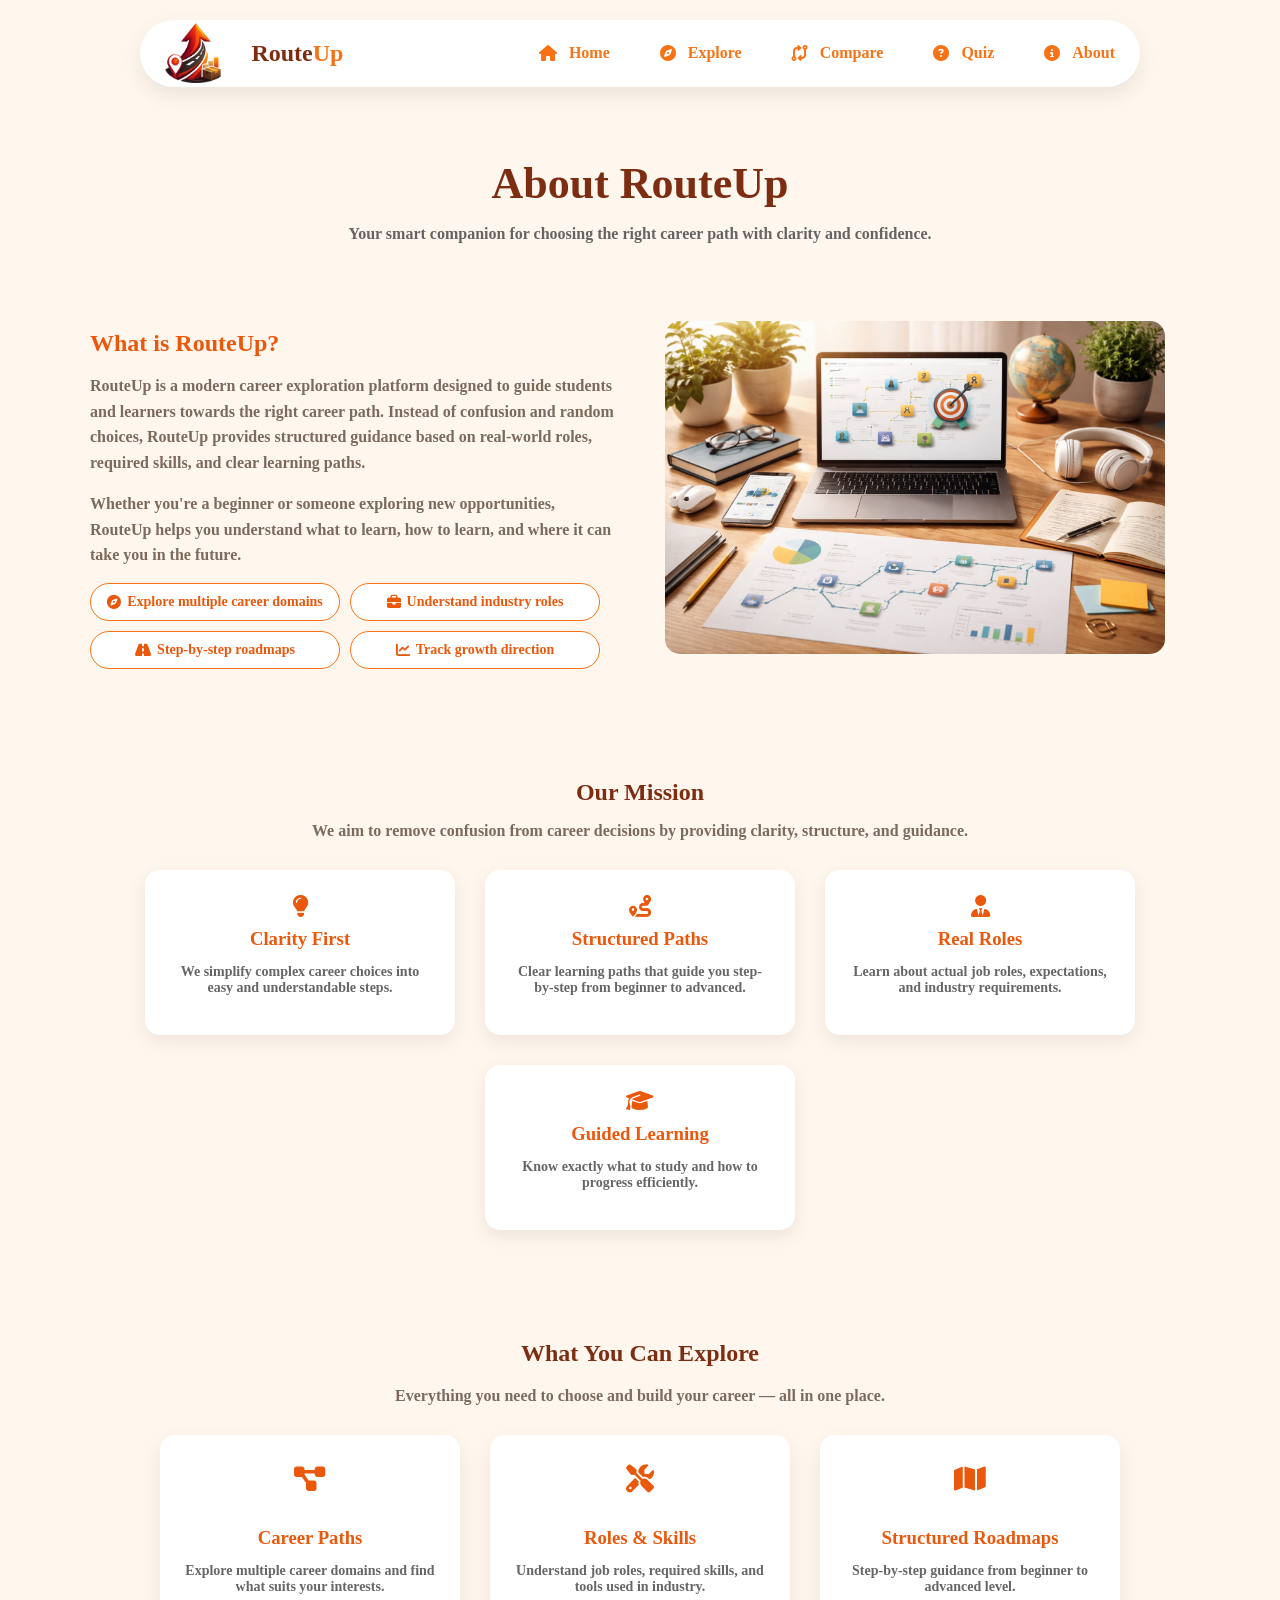
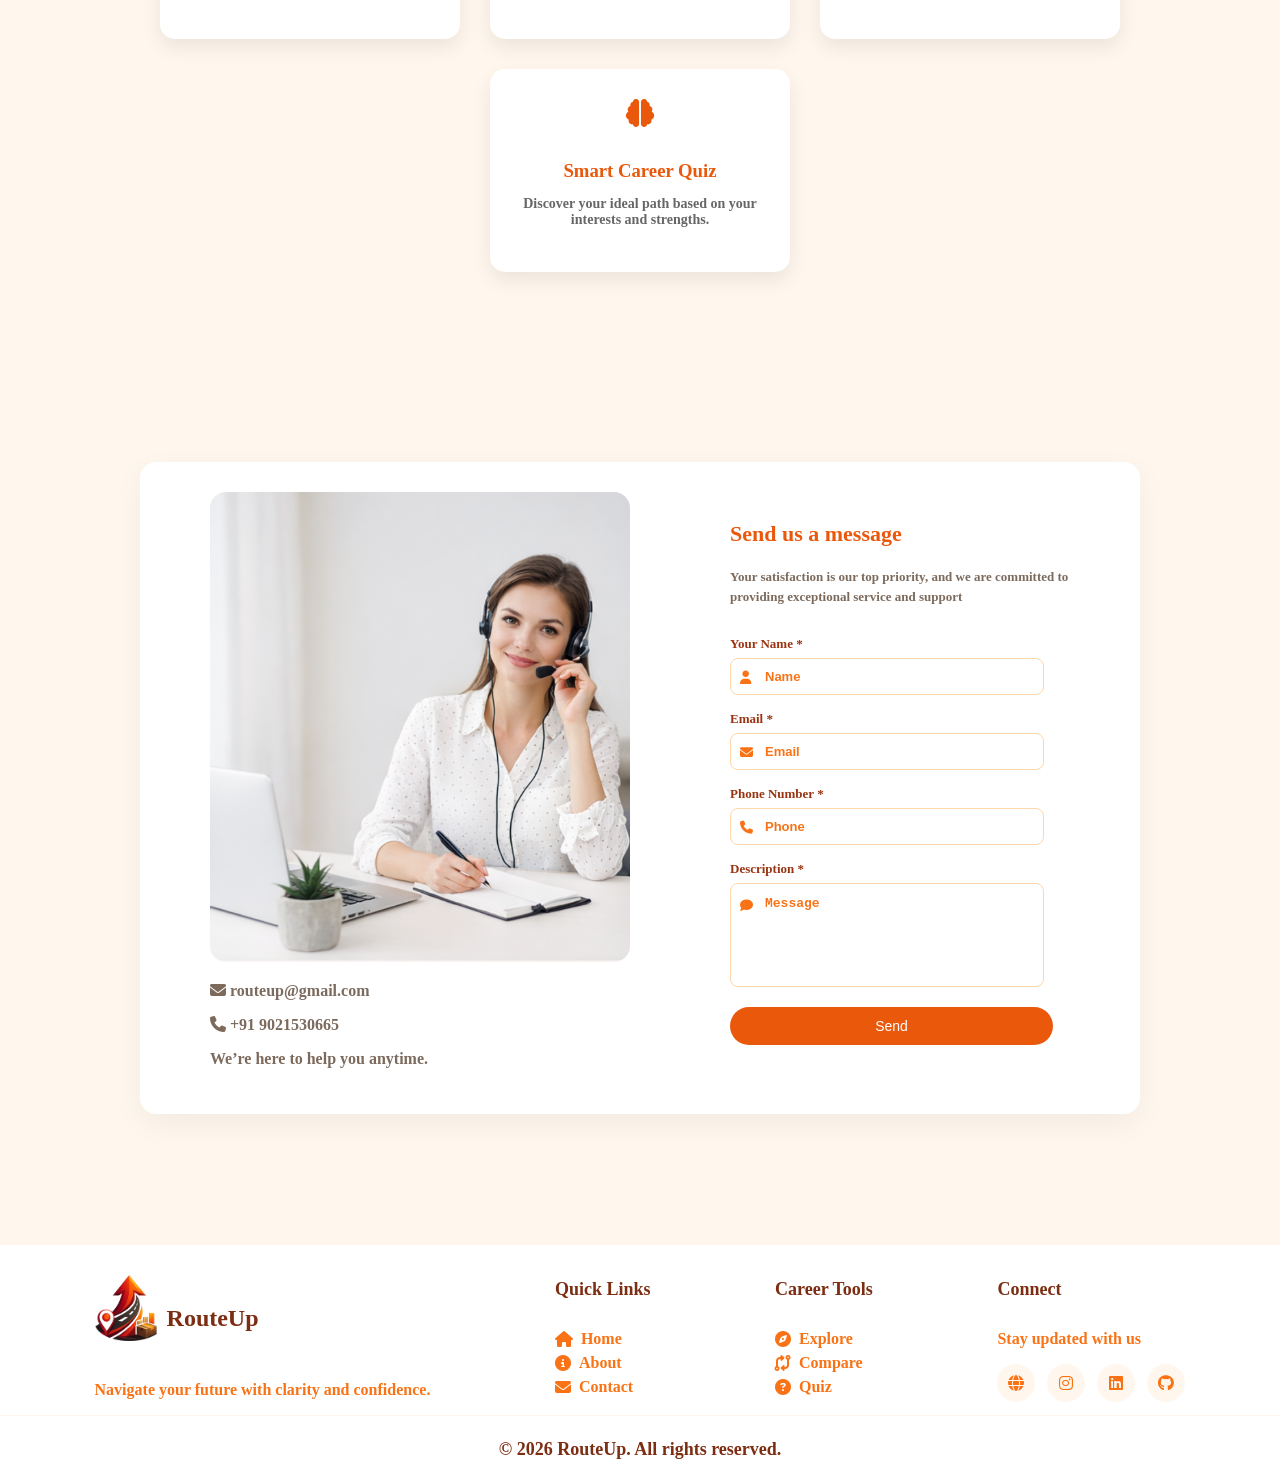
<file: pages/about.html>
<!DOCTYPE html>
<html lang="en">
<head>
<meta charset="UTF-8">
<meta name="viewport" content="width=device-width, initial-scale=1.0">
<title>About - RouteUp</title>
 <link rel="stylesheet" href="../css/about.css">
<link rel="stylesheet" href="./../css/footer.css">
<link rel="stylesheet" href="./../css/navbar.css">
<link rel="stylesheet" href="https://cdnjs.cloudflare.com/ajax/libs/font-awesome/6.5.1/css/all.min.css">

</head>
<body>
<nav class="navbar">
     <div class="logo-container">
                <img src="./../images/logo.png" alt="logo" class="logo">
                <h1>Route<span class="Up">Up</span></h1>
            </div>

    <input type="checkbox" id="menu-toggle" class="menu-toggle">

    <label for="menu-toggle" class="hamburger">
        <i class="fa-solid fa-bars"></i>
    </label>
    
    <ul class="nav-links">
    <li><a href="./../index.html"><i class="fa-solid fa-house"></i> Home</a></li>
    <li><a href="./explore.html"><i class="fa-solid fa-compass"></i> Explore</a></li>
    <li><a href="./compare.html"><i class="fa-solid fa-code-compare"></i></i></i> Compare</a></li>
    <li><a href="./quiz.html"><i class="fa-solid fa-circle-question"></i> Quiz</a></li>
    <li><a href="./about.html"><i class="fa-solid fa-circle-info"></i> About</a></li>
</ul>
</nav>

<section class="hero">
    <div class="hero-content">
        <h1>About RouteUp</h1>
        <p>Your smart companion for choosing the right career path with clarity and confidence.</p>
    </div>
</section>

<section class="about-section">
    <div class="about-container">

        <div class="about-text">
            <h2>What is RouteUp?</h2>
            <p>
                RouteUp is a modern career exploration platform designed to guide students 
                and learners towards the right career path. Instead of confusion and random choices, 
                RouteUp provides structured guidance based on real-world roles, required skills, 
                and clear learning paths.
            </p>

            <p>
                Whether you're a beginner or someone exploring new opportunities, RouteUp helps you 
                understand what to learn, how to learn, and where it can take you in the future.
            </p>

            <div class="about-points">
                <span><i class="fa-solid fa-compass"></i> Explore multiple career domains</span>
                <span><i class="fa-solid fa-briefcase"></i> Understand industry roles</span>
                <span><i class="fa-solid fa-road"></i> Step-by-step roadmaps</span>
                <span><i class="fa-solid fa-chart-line"></i> Track growth direction</span>
            </div>
        </div>

        <div class="about-image">
            <img src="./../images/about.png">
        </div>

    </div>
</section>

<section class="mission-section">
    <h2>Our Mission</h2>
    <p class="section-subtext">
        We aim to remove confusion from career decisions by providing clarity, structure, and guidance.
    </p>

    <div class="mission-container">
        <div class="mission-card">
            <i class="fa-solid fa-lightbulb"></i>
            <h3>Clarity First</h3>
            <p>We simplify complex career choices into easy and understandable steps.</p>
        </div>

        <div class="mission-card">
            <i class="fa-solid fa-route"></i>
            <h3>Structured Paths</h3>
            <p>Clear learning paths that guide you step-by-step from beginner to advanced.</p>
        </div>

        <div class="mission-card">
            <i class="fa-solid fa-user-tie"></i>
            <h3>Real Roles</h3>
            <p>Learn about actual job roles, expectations, and industry requirements.</p>
        </div>

        <div class="mission-card">
            <i class="fa-solid fa-graduation-cap"></i>
            <h3>Guided Learning</h3>
            <p>Know exactly what to study and how to progress efficiently.</p>
        </div>
    </div>
</section>
<section class="offers">

    <h2>What You Can Explore</h2>
    <p class="section-subtext">
        Everything you need to choose and build your career — all in one place.
    </p>

    <div class="offers-grid">

        <div class="offer-card">
            <i class="fa-solid fa-diagram-project"></i>
            <h3>Career Paths</h3>
            <p>Explore multiple career domains and find what suits your interests.</p>
        </div>

        <div class="offer-card">
            <i class="fa-solid fa-screwdriver-wrench"></i>
            <h3>Roles & Skills</h3>
            <p>Understand job roles, required skills, and tools used in industry.</p>
        </div>

        <div class="offer-card">
            <i class="fa-solid fa-map"></i>
            <h3>Structured Roadmaps</h3>
            <p>Step-by-step guidance from beginner to advanced level.</p>
        </div>

        <div class="offer-card">
            <i class="fa-solid fa-brain"></i>
            <h3>Smart Career Quiz</h3>
            <p>Discover your ideal path based on your interests and strengths.</p>
        </div>

    </div>

</section>
<section class="contact">

    <div class="contact-wrapper">

        <!-- LEFT SIDE -->
        <div class="contact-left">

            <img src="./../images/contact.png" alt="contact">

            <div class="contact-details">
                <p><i class="fa-solid fa-envelope"></i> routeup@gmail.com</p>
                <p><i class="fa-solid fa-phone"></i> +91 9021530665</p>
                <p>We’re here to help you anytime.</p>
            </div>

        </div>

        <form class="form">

    <h2>Send us a message</h2>
    <p class="subtext">
        Your satisfaction is our top priority, and we are committed to providing exceptional service and support
    </p>

    <div class="field">
        <label>Your Name *</label>
        <div class="input-box">
            <i class="fa-solid fa-user"></i>
            <input type="text" placeholder="Name">
        </div>
    </div>

    <div class="field">
        <label>Email *</label>
        <div class="input-box">
            <i class="fa-solid fa-envelope"></i>
            <input type="email" placeholder="Email">
        </div>
    </div>

    <div class="field">
        <label>Phone Number *</label>
        <div class="input-box">
            <i class="fa-solid fa-phone"></i>
            <input type="text" placeholder="Phone">
        </div>
    </div>

    <div class="field">
        <label>Description *</label>
        <div class="input-box textarea-box">
            <i class="fa-solid fa-comment"></i>
            <textarea placeholder="Message"></textarea>
        </div>
    </div>

    <button type="submit">Send</button>

</form>

    </div>

</section>

<footer class="footer">

    <div class="footer-container">

        <!-- Brand -->
        <div class="footer-brand">
            <h2 class="footer-logo">
                <img src="./../images/logo.png" alt="RouteUp Logo">
                RouteUp
            </h2>
            <p>Navigate your future with clarity and confidence.</p>
        </div>

        <!-- Quick Links -->
        <div class="footer-links">
            <h4>Quick Links</h4>
            <a href="./../index.html"><i class="fa-solid fa-house"></i> Home</a>
             <a href="./about.html"><i class="fa-solid fa-circle-info"></i> About</a>
            <a href="./about.html"><i class="fa-solid fa-envelope"></i> Contact</a>
        </div>

        <!-- Company -->
        <div class="footer-links">
            <h4>Career Tools</h4>
             <a href="./explore.html"><i class="fa-solid fa-compass"></i> Explore</a>
            <a href="./compare.html"><i class="fa-solid fa-code-compare"></i> Compare</a>
            <a href="./quiz.html"><i class="fa-solid fa-circle-question"></i> Quiz</a>
           
        </div>

        <!-- Social -->
        <div class="footer-social">
            <h4>Connect</h4>
            <p>Stay updated with us</p>
            <div class="social-icons">
                <a href="https://routeup-navigate-your-future.netlify.app/"> <i class="fa-solid fa-globe"></i></a>
               <a href="https://www.instagram.com/sanskruti_chikhlonde?igsh=eWk3d3BjcjR4eWlh"> <i class="fa-brands fa-instagram"></i></a>
                <a href="https://www.linkedin.com/in/sanskruti-chikhlonde-042a4b374?utm_source=share_via&utm_content=profile&utm_medium=member_android"><i class="fa-brands fa-linkedin"></i></a>
                <a href="https://github.com/sanskruti-chikhlonde"><i class="fa-brands fa-github"></i></a>
            </div>
        </div>

    </div>

    <!-- Bottom -->
    <div class="footer-bottom">
        <p>© 2026 RouteUp. All rights reserved.</p>
    </div>

</footer>

</body>
</html>
</file>
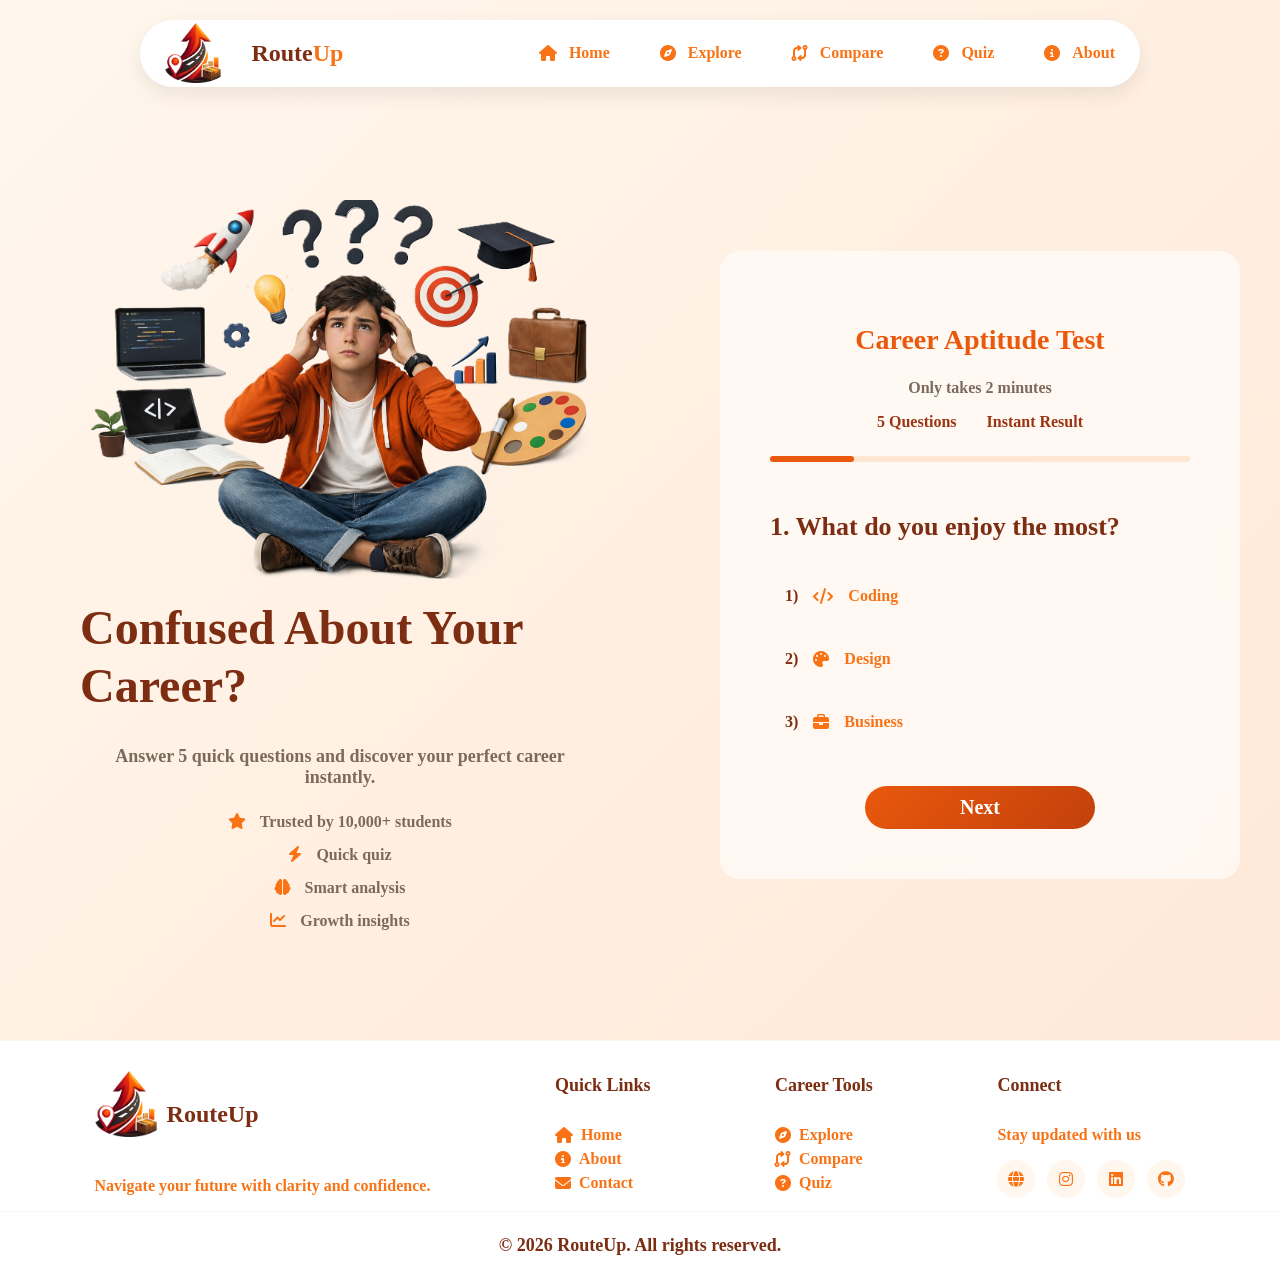
<file: pages/quiz.html>
<!DOCTYPE html>
<html lang="en">
<head>
<meta charset="UTF-8">
<title>Career Quiz</title>
<meta name="viewport" content="width=device-width, initial-scale=1.0">
<link rel="stylesheet" href="https://cdnjs.cloudflare.com/ajax/libs/font-awesome/6.5.0/css/all.min.css">
 <link rel="stylesheet" href="./../css/navbar.css">
    <link rel="stylesheet" href="./../css/footer.css">
    <link rel="stylesheet" href="./../css/quiz.css">

</head>

<body>
<nav class="navbar">
     <div class="logo-container">
                <img src="./../images/logo.png" alt="logo" class="logo">
                <h1>Route<span class="Up">Up</span></h1>
            </div>

    <input type="checkbox" id="menu-toggle" class="menu-toggle">

    <label for="menu-toggle" class="hamburger">
        <i class="fa-solid fa-bars"></i>
    </label>
    
    <ul class="nav-links">
    <li><a href="./../index.html"><i class="fa-solid fa-house"></i> Home</a></li>
    <li><a href="./explore.html"><i class="fa-solid fa-compass"></i> Explore</a></li>
    <li><a href="./compare.html"><i class="fa-solid fa-code-compare"></i></i></i> Compare</a></li>
    <li><a href="./quiz.html"><i class="fa-solid fa-circle-question"></i> Quiz</a></li>
    <li><a href="./about.html"><i class="fa-solid fa-circle-info"></i> About</a></li>
</ul>
</nav>
<input type="radio" name="step" id="q1" class="step-control" checked>
<input type="radio" name="step" id="q2" class="step-control">
<input type="radio" name="step" id="q3" class="step-control">
<input type="radio" name="step" id="q4" class="step-control">
<input type="radio" name="step" id="q5" class="step-control">
<input type="radio" name="step" id="q6" class="step-control">

<div class="main-layout">

<!-- LEFT -->
<div class="left-panel">
    <img src="./../images/confusion.png">

    <h1>Confused About Your Career?</h1>
    <p>Answer 5 quick questions and discover your perfect career instantly.</p>

    <div class="feature"><i class="fa-solid fa-star"></i> Trusted by 10,000+ students</div>
    <div class="feature"><i class="fa-solid fa-bolt"></i> Quick quiz</div>
    <div class="feature"><i class="fa-solid fa-brain"></i> Smart analysis</div>
    <div class="feature"><i class="fa-solid fa-chart-line"></i> Growth insights</div>
</div>

<!-- RIGHT -->
<div class="quiz-box">
<div class="quiz-inner">

<div class="quiz-header">
    <h2>Career Aptitude Test</h2>
    <p>Only takes 2 minutes</p>

    <div class="quiz-info">
        <span>5 Questions</span>
        <span>Instant Result</span>
    </div>
</div>

<div class="progress"><div class="progress-bar"></div></div>

<!-- STEP 1 -->
<div class="step step1">
<div class="question">1. What do you enjoy the most?</div>

<label class="option"><input type="radio" name="a1"><span>1)</span><i class="fa-solid fa-code"></i> Coding</label>
<label class="option"><input type="radio" name="a1"><span>2)</span><i class="fa-solid fa-palette"></i> Design</label>
<label class="option"><input type="radio" name="a1"><span>3)</span><i class="fa-solid fa-briefcase"></i> Business</label>

<label for="q2" class="next-btn">Next</label>
</div>

<!-- STEP 2 -->
<div class="step step2">
<div class="question">2. What is your strongest skill?</div>

<label class="option"><input type="radio" name="a2"><span>1)</span><i class="fa-solid fa-brain"></i> Logical Thinking</label>
<label class="option"><input type="radio" name="a2"><span>2)</span><i class="fa-solid fa-lightbulb"></i> Creativity</label>
<label class="option"><input type="radio" name="a2"><span>3)</span><i class="fa-solid fa-users"></i> Leadership</label>

<label for="q3" class="next-btn">Next</label>
</div>

<!-- STEP 3 -->
<div class="step step3">
<div class="question">3. Which subject do you like most?</div>

<label class="option"><input type="radio" name="a3"><span>1)</span><i class="fa-solid fa-calculator"></i> Maths</label>
<label class="option"><input type="radio" name="a3"><span>2)</span><i class="fa-solid fa-paintbrush"></i> Arts</label>
<label class="option"><input type="radio" name="a3"><span>3)</span><i class="fa-solid fa-chart-line"></i> Commerce</label>

<label for="q4" class="next-btn">Next</label>
</div>

<!-- STEP 4 -->
<div class="step step4">
<div class="question">4. What type of job do you prefer?</div>

<label class="option"><input type="radio" name="a4"><span>1)</span><i class="fa-solid fa-laptop-code"></i> Technical</label>
<label class="option"><input type="radio" name="a4"><span>2)</span><i class="fa-solid fa-pen-nib"></i> Creative</label>
<label class="option"><input type="radio" name="a4"><span>3)</span><i class="fa-solid fa-user-tie"></i> Management</label>

<label for="q5" class="next-btn">Next</label>
</div>

<!-- STEP 5 -->
<div class="step step5">
<div class="question">5. What is your career goal?</div>

<label class="option"><input type="radio" name="a5"><span>1)</span><i class="fa-solid fa-code"></i> Software Engineer</label>
<label class="option"><input type="radio" name="a5"><span>2)</span><i class="fa-solid fa-palette"></i> Designer</label>
<label class="option"><input type="radio" name="a5"><span>3)</span><i class="fa-solid fa-rocket"></i> Entrepreneur</label>

<label for="q6" class="next-btn">Submit</label>
</div>

<!-- RESULT -->
<div class="step result">
<h3>Suggested Career</h3>
<p>IT / Design / Business</p>
</div>

</div>
</div>

</div>

<footer class="footer">

    <div class="footer-container">

        <!-- Brand -->
        <div class="footer-brand">
            <h2 class="footer-logo">
                <img src="./../images/logo.png" alt="RouteUp Logo">
                RouteUp
            </h2>
            <p>Navigate your future with clarity and confidence.</p>
        </div>

        <!-- Quick Links -->
        <div class="footer-links">
            <h4>Quick Links</h4>
            <a href="./../index.html"><i class="fa-solid fa-house"></i> Home</a>
             <a href="./about.html"><i class="fa-solid fa-circle-info"></i> About</a>
            <a href="./about.html"><i class="fa-solid fa-envelope"></i> Contact</a>
        </div>

        <!-- Company -->
        <div class="footer-links">
            <h4>Career Tools</h4>
             <a href="./explore.html"><i class="fa-solid fa-compass"></i> Explore</a>
            <a href="./compare.html"><i class="fa-solid fa-code-compare"></i> Compare</a>
            <a href="./quiz.html"><i class="fa-solid fa-circle-question"></i> Quiz</a>
           
        </div>

        <!-- Social -->
        <div class="footer-social">
            <h4>Connect</h4>
            <p>Stay updated with us</p>
            <div class="social-icons">
                <a href="https://routeup-navigate-your-future.netlify.app/"> <i class="fa-solid fa-globe"></i></a>
               <a href="https://www.instagram.com/sanskruti_chikhlonde?igsh=eWk3d3BjcjR4eWlh"> <i class="fa-brands fa-instagram"></i></a>
                <a href="https://www.linkedin.com/in/sanskruti-chikhlonde-042a4b374?utm_source=share_via&utm_content=profile&utm_medium=member_android"><i class="fa-brands fa-linkedin"></i></a>
                <a href="https://github.com/sanskruti-chikhlonde"><i class="fa-brands fa-github"></i></a>
            </div>
        </div>

    </div>

    <!-- Bottom -->
    <div class="footer-bottom">
        <p>© 2026 RouteUp. All rights reserved.</p>
    </div>

</footer>
</body>
</html>
</file>
<file: css/about.css>
body {
 
  background: #fff7ed;
  color: #7c6a5d;
  font-weight: bolder;
}
/* HERO */
.hero {
    margin-top: 140px;
    height: 100px;
  
    display: flex;
    justify-content: center;
    align-items: center;
}

.hero-content {
    text-align: center;
    color: #7c2d12;
}

.hero h1 {
    font-size: 44px;
    margin-bottom: 10px;
}

.hero-content p {
    font-size: 16px;
    opacity: 0.9;
    color: #555;
}

/* ABOUT */
.about-section {
    padding: 70px 20px;
}

.about-container {
    max-width: 1100px;
    margin: auto;
    display: flex;
    gap: 50px;
    align-items: center;
}

.about-text {
    flex: 1;
}

.about-text h2 {
    color: #ea580c;
    margin-bottom: 15px;
}

.about-text p {
    color: #7c6a5d;
    margin-bottom: 15px;
    line-height: 1.6;
}

/* IMAGE */
.about-image {
    flex: 1;
}

.about-image img {
    width: 500px;
    border-radius: 15px;
   
}

/* POINTS */
.about-points {
    margin-top: 15px;
    display: flex;
    flex-wrap: wrap;
    gap: 10px;
}

.about-points span {
    background: #ffffff;
    padding: 10px 14px;
    border-radius: 25px;
    color: #ea580c;
    border: 1px solid #f97316;
    font-size: 14px;
    width: 220px;
    justify-content: center;
    align-items: center;
    display: flex;
   
}

.about-points i {
    margin-right: 6px;
    color: #ea580c;
}

/* MISSION */
.mission-section {
    padding: 20px 20px;
    text-align: center;
}

.mission-section h2 {
    color: #7c2d12;
    margin-bottom: 10px;
}

.section-subtext {
    color: #7c6a5d;
    margin-bottom: 30px;
}

.mission-container {
    display: flex;
   justify-content: center;
    align-items: center;
    gap: 30px;
    flex-wrap: wrap;
 
}

.mission-card {
    background: white;
    width: 260px;
    padding: 25px;
    border-radius: 15px;
    box-shadow: 0 6px 18px rgba(0,0,0,0.08);
    transition: 0.3s;
   
}

.mission-card i {
    font-size: 22px;
    color: #ea580c;
}

.mission-card h3 {
    margin: 10px 0;
    color: #ea580c;
}

.mission-card p {
    font-size: 14px;
    color: #666;
}

.mission-card:hover {
    transform: translateY(-6px);
}

/*/* OFFERS GRID */
.offers {
    padding: 70px 20px;
    text-align: center;
}

.offers-grid {
    display: flex;
   justify-content: center;
    align-items: center;
    gap: 30px;
    flex-wrap: wrap;
}

/* CARD */
.offer-card {
    width: 260px;
    background: white;
    padding: 30px 20px;
    border-radius: 15px;
    box-shadow: 0 8px 20px rgba(0,0,0,0.08);
    transition: 0.3s;
}

.offer-card:hover {
    transform: translateY(-8px);
}

/* ICON */
.offer-card i {
    font-size: 28px;
    color: #ea580c;
    margin-bottom: 15px;
}

.offers h2{
    color: #7c2d12;
}
.offer-card h3 {
    margin-bottom: 10px;
    color: #ea580c;
}

.offer-card p {
    color: #666;
    font-size: 14px;
}

.contact{
    background:#fff7ed;
    padding:40px 0;
}

/* CARD */
.contact-wrapper{
    display:flex;
    justify-content:center;
    align-items:center;
    margin:80px auto;
    gap:50px;
    width:900px;
  
    padding:30px;
    padding-left: 70px;
    background:#ffffff;   /* card */
    border-radius:16px;
    box-shadow:0 10px 30px rgba(0,0,0,0.05);
}

/* LEFT IMAGE */
.contact-left img{
    width:420px;
    border-radius:16px;
    object-fit:cover;
}

/* FORM */
.form{
    margin-left:50px;
}

/* HEADING */
.form h2{
    margin-top:-10px;
    font-size:22px;
    margin-bottom:20px;
    color:#ea580c; /* h2 */
}

/* SUBTEXT */
.subtext{
    width:90%;
    font-size:13px;
    color:#7c6a5d; /* p */
    margin-bottom:30px;
    line-height:1.5;
}

/* FIELD */
.field{
    margin-bottom:16px;
}

/* LABEL */
.field label{
    font-size:13px;
    color:#9a3412; /* h3 tone */
    display:block;
    margin-bottom:6px;
}

/* INPUT */
.field input,
.field textarea{
    width:70%;
    padding:10px 12px;
    border-radius:8px;
    border:1px solid #fed7aa; /* light orange border */
    font-size:13px;
    outline:none;
    background:#fff;
    transition:0.2s;
}


/* TEXTAREA */
.field textarea{
    height:80px;
    resize:none;
}

/* BUTTON */
.form button{
    width:85%;
    padding:11px;
  
    border:none;
    border-radius:25px;
    background:#ea580c; /* button */
    color:#fff;
    font-size:14px;
    cursor:pointer;
    transition:0.2s;
}
/* INPUT BOX */
.input-box{
    position:relative;
    width:70%;
    color: #f97316;
    font-weight: bolder;
}

/* ICON */
.input-box i{
    position:absolute;
    left:10px;
    top:50%;
    transform:translateY(-50%);
    color:#f97316;
    font-size:13px;
}

/* INPUT */
.input-box input,
.input-box textarea{
    width:100%;
    padding:10px 12px 10px 34px;
    border-radius:8px;
    border:1px solid #fed7aa;
    font-size:13px;
    outline:none;
    background:#fff;
    font-weight: bolder;
    color: #f97316;
}

/* TEXTAREA FIX */
.textarea-box textarea{
    height:80px;
    resize:none;
    padding-top:12px;
}

.textarea-box i{
    top:16px;
    transform:none;
}
/* HOVER *//* INPUT BOX */
.input-box{
    position:relative;
    width:70%;
}

/* ICON */
.input-box i{
    position:absolute;
    left:10px;
    top:50%;
    transform:translateY(-50%);
    color:#f97316;
    font-size:13px;
}
.input-box input::placeholder,
.input-box textarea::placeholder{
    color:#f97316;
   font-weight: bolder;   /* subtle look */
}

/* INPUT */
.input-box input,
.input-box textarea{
    width:100%;
    padding:10px 12px 10px 34px;
    border-radius:8px;
    border:1px solid #fed7aa;
    font-size:13px;
    outline:none;
    background:#fff;
}

/* TEXTAREA FIX */
.textarea-box textarea{
    height:80px;
    resize:none;
    padding-top:12px;
}

.textarea-box i{
    top:16px;
    transform:none;
}
.form button:hover{
    background:#c2410c; /* hover */
}

@media(max-width: 768px) {

    .about-container {
        flex-direction: column;
       
    }.about-points{
        justify-content: center;
    }

    .contact-card {
        flex-direction: column;
    }

    .offer-box {
        width: 100%;
    }

    .hero h1 {
        font-size: 32px;
    }
    .about-image img{
        width: 100%;
    }
}
/* TABLET */
@media (max-width: 1024px){
    .contact-wrapper{
        width:90%;
        gap:30px;
        padding:25px;
    }

    .contact-left img{
        width:320px;
    }
}

/* MOBILE */
@media (max-width: 768px){

    .contact-wrapper{
        flex-direction:column;
        width:80%;
        padding:20px;
        gap:25px;
        margin:40px auto;
    }

    .contact-left{
        text-align:center;
    }

    .contact-left img{
        width:100%;
        max-width:320px;
    }

    .form{
        margin-top: 30px;
        margin-left:0;
        width:100%;
    }

    .subtext{
        width:100%;
    }

    /* INPUT FULL WIDTH */
    .input-box{
        width:100%;
    }

    .field input,
    .field textarea{
        width:80%;
    }

    /* BUTTON FULL WIDTH */
    .form button{
        width:100%;
        border-radius:10px;
    }
}

/* SMALL MOBILE */
@media (max-width: 480px){

    .form h2{
        font-size:18px;
    }

    .subtext{
        font-size:12px;
    }

    .field label{
        font-size:12px;
    }
}
</file>
<file: css/footer.css>
body{
    margin: 0px;
    padding: 0px;
}
footer {
    width: 100%;
    background: #ffffff;
    border-top: 1px solid #fff7ed;
    margin-top: 10px;
    padding-top: 10px;
}

.footer-container {
    width: 100%;
   
    margin: auto;

    display: flex;
    justify-content:space-evenly;
    flex-wrap: wrap;
    gap: 30px;
}

/* Logo */
.footer-logo {
    display: flex;
    align-items: center;
    gap: 10px;
    color: #7c2d12;
}

.footer-logo img {
    width: 62px;
    margin-bottom: 20px;
}

/* Headings */
.footer h4 {
    margin-bottom: 30px;
    color: #7c2d12;
    font-size: 18px;
}

/* Text */
.footer p {
    color:#f97316 !important;
    font-size: 16px;
}

/* Links */
.footer a {
    display: flex;
    align-items: center;
    gap: 8px;
    text-decoration: none;
    color:#f97316;
    margin-bottom: 6px;
    transition: 0.3s;
    font-size: 16px;
}

.footer a i {
  
    display: flex;              
    align-items: center;        
    justify-content: center;
    font-size: 16px;
    line-height: 1;             

}

/* Hover Effects */
.footer a:hover {
    color:#7c2d12;
}

.footer a:hover i {
    transform: translateX(3px);
}

/* Social Icons */
.social-icons {
    display: flex;
    gap: 12px;
    flex-direction: row;
    margin-top: 10px;
    
}

.social-icons i {
    font-size: 16px;
    color: #f97316;
    cursor: pointer;
    transition: 0.3s;
      background: #fff7ed;
      height: 20px;
      width: 20px;
      padding: 9px;
      border-radius: 50%;
}

.social-icons i:hover {
    color: #ea580c;
    transform: translateY(-3px);
}

/* Bottom */
.footer-bottom {
    text-align: center;
    margin-top: 0px;
    padding: 5px 0;
    border-top: 1px solid #fff7ed;
    font-size: 16px;
}.footer-bottom p{
    color: #7c2d12 !important;
    font-size: 18px;
}


@media (max-width: 760px) {
.footer-container {
    width: 100%;
        flex-direction: column;
        align-items: center;
        text-align: center;
        gap: 25px;
    }

    .footer-links a {
        justify-content: center;
        align-items: center;
    }

    .footer-logo {
        justify-content: center;
    }

    .social-icons {
        justify-content: center;
    }

    .footer h4 {
        text-align: center;
    }

    .footer-bottom {
        font-size: 12px;
    }
    .footer p{
        text-align: center;
    }
}
</file>
<file: css/navbar.css>
.logo-container{
display: flex;
gap: 30px;
align-items: center;
color: #f97316;
}.logo{
    padding: 0px;
    margin: 0px;
    height: 60px;
}
.navbar {
    display: flex;
    justify-content: space-between;
    align-items: center;
    width: 90%;
    max-width: 950px;
    padding: 0px 25px;
    margin: 20px auto;
    background-color: #ffffff;
    border-radius: 50px;
    position: fixed;
    top: 0;
    left: 0;
    right: 0;
    box-shadow: 0 8px 20px rgba(0,0,0,0.08);
    z-index: 1000;
   
}
.logo-container h1{
    color: #7c2d12;
}.Up{
    color: #f97316;
}
.logo {
    
    font-size: 22px;
    font-weight: 600;
    
}
.nav-links {
    display: flex;
   
    list-style: none;
    gap: 50px;
   font-size: 16px;
}

.nav-links a {
    display: flex;
   align-items: center;
   gap: 7px;
    text-decoration: none;
    color:#f97316;
    transition: 0.3s;
    font-weight:bolder;
}
.nav-links i{
    margin-right: 5px;
    font-weight: bolder;
}
.nav-links a:hover {

    color:#7c2d12;
}

.menu-toggle {
    display: none;
}

.hamburger {
    display: none;
    font-size: 26px;
    cursor: pointer;
    color: #f97316;
}



@media (max-width: 760px) {
    .navbar {
    
        max-width: 90%;
        margin: 0 auto;   
        left: 0;
        right: 0;
        top: 10px;
        display: flex;
        justify-content: space-evenly;
        align-items: center;
        padding: 0px 10px;
    }

    .logo {
        height: 45px;
    }

    .hamburger {
        display: block;
    }

    .nav-links {
        position: absolute;
        top: 70px;
        right: 0;
        width: 100%;

        background: #ffffff;
        border-radius: 20px;

        flex-direction: column;
        align-items: center;
        gap: 18px;

        padding: 20px 0;

        transform: translateY(-200%);
        opacity: 0;
        transition: 0.4s ease;
    }

    .menu-toggle:checked ~ .nav-links {
        transform: translateY(0);
        opacity: 1;
    }

}
</file>
<file: css/quiz.css>
body{
    margin:0;
   font-weight: bolder;
    background:linear-gradient(135deg,#fff7ed,#ffe7d6);
}

/* RADIO */
.step-control{
    display:none;
}

/* LAYOUT */
.main-layout{
    display:flex;
 margin-top: 100px;
    justify-content: center;
    align-items: center;
    flex-wrap: wrap;
    
}

/* LEFT PANEL */
.left-panel{
    flex:1;
    padding:100px 80px;
    
}
.left-panel img{
    width:500px;
    display:block;
    margin:0 auto;
}

.left-panel h1{
    font-size:48px;
    color:#7c2d12;
    margin-top:20px;
    line-height:1.2;
}

.left-panel p{
    color:#7c6a5d;
    margin:25px 0;
    font-size:18px;
    text-align: center;
}

.feature{
    margin-top:15px;
    color:#7c6a5d;
 padding: 0px;
   text-align: center;
}


.feature i{
    color:#f97316;
    margin-right:10px;
    
}

/* RIGHT SIDE */
.quiz-box{
    flex:1;
    display:flex;
    justify-content:center;
    align-items:center;
    padding:40px;
}

/* PREMIUM PANEL */
.quiz-inner{
    width:100%;
    max-width:450px;
    padding:50px;
    background:rgba(255,255,255,0.6);
    backdrop-filter:blur(12px);
    border-radius:20px;
}

/* HEADER */
.quiz-header{
    text-align:center;
}

.quiz-header h2{
    color:#ea580c;
    font-size:28px;
}

.quiz-header p{
    color:#7c6a5d;
}

.quiz-info{
    display:flex;
    justify-content:center;
    gap:30px;
    color:#9a3412;
}

/* PROGRESS */
.progress{
    height:6px;
    background:#fde7d3;
    margin:25px 0 50px;
    border-radius:10px;
}

.progress-bar{
    height:100%;
    width:20%;
    background:#ea580c;
    border-radius:10px;
}

/* QUESTION */
.question{
    font-size:26px;
    color:#7c2d12;
    margin-bottom:30px;
    font-weight:600;
}

/* OPTIONS */
.option{
    display:flex;
    align-items:center;
    gap:15px;
    margin:15px 0;
    padding:15px;
    border-radius:12px;
    cursor:pointer;
    transition:0.3s;
    color: #f97316;
}

.option:hover{
    background:#fff3e8;
}

/* ICON */
.option i{
    color:#f97316;
}

/* NUMBER */
.option span{
    font-weight:600;
    color:#7c2d12;
}

/* SELECT */
.option input{
    display:none;
}

.option:has(input:checked){
    background:#ffe4d1;
    color:#ea580c;
    font-weight:600;
}

/* BUTTON */
.next-btn{
    display:block;
    margin:40px auto 0;
    width:50%;
    padding:10px;
    background:linear-gradient(135deg,#ea580c,#c2410c);
    color:#fff;
    text-align:center;
    border-radius:25px;
    cursor:pointer;
    font-size: 20px;
    transition:0.3s;
}

.next-btn:hover{
    transform:translateY(-2px);
}

/* STEPS */
.step{
    display:none;
}

#q1:checked ~ .main-layout .step1,
#q2:checked ~ .main-layout .step2,
#q3:checked ~ .main-layout .step3,
#q4:checked ~ .main-layout .step4,
#q5:checked ~ .main-layout .step5,
#q6:checked ~ .main-layout .result{
    display:block;
}

/* PROGRESS */
#q1:checked ~ .main-layout .progress-bar{width:20%;}
#q2:checked ~ .main-layout .progress-bar{width:40%;}
#q3:checked ~ .main-layout .progress-bar{width:60%;}
#q4:checked ~ .main-layout .progress-bar{width:80%;}
#q5:checked ~ .main-layout .progress-bar{width:100%;}

/* RESULT */
.result{
    text-align:center;
}

.result h3{
    color:#9a3412;
}

.result p{
    color:#7c6a5d;
}

@media(max-width:760px){
    .main-layout{
        flex-direction:column;
        margin-top:40px;
        padding:0; /* 🔥 remove extra spacing */
    }

    .left-panel{
        width:80%;
        padding:20px;
        margin:0; /* 🔥 remove margin */
    }
    .left-panel p{
        text-align: center;
    }.left-panel h1{
        font-size: 7vh;
    }
.left-panel img{
    margin-top: 90px;
    width: 100%;
}
    .quiz-box{
        width:85%;
        padding:20px;
    }
}
</file>
